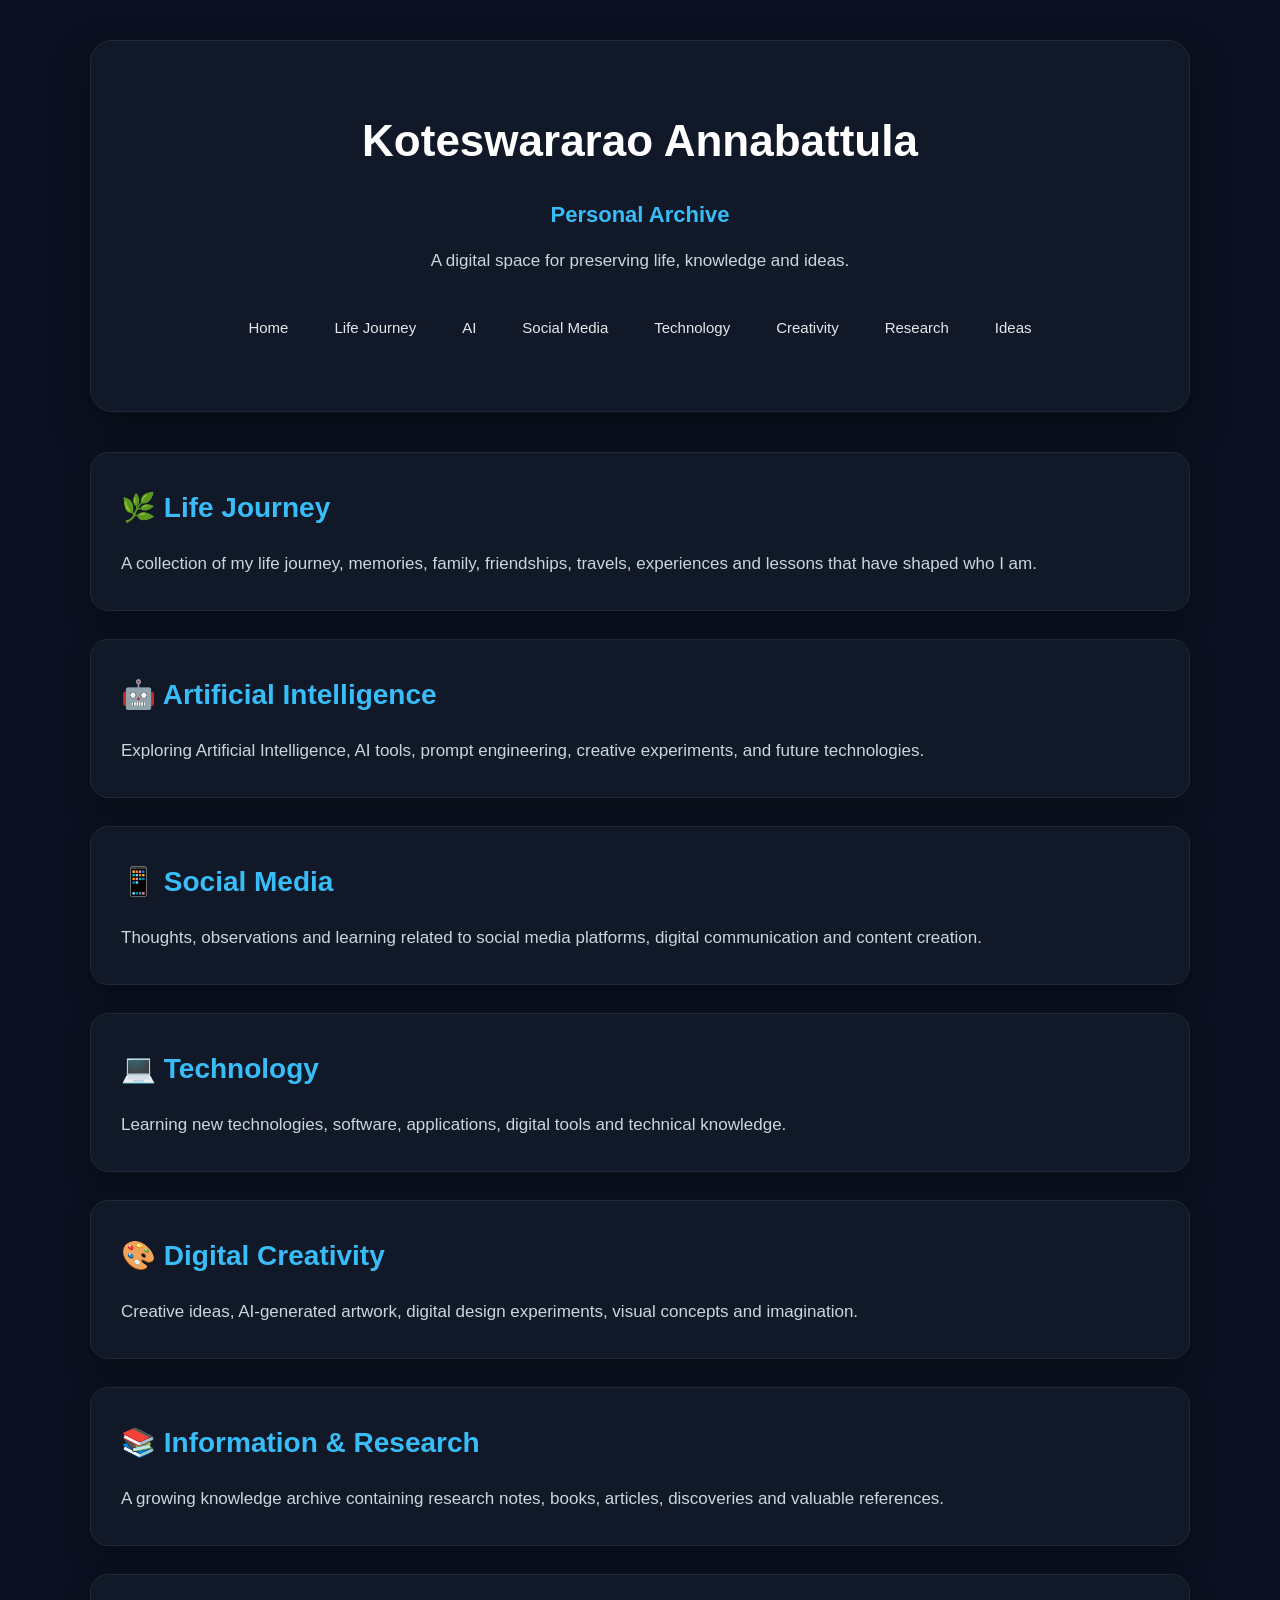
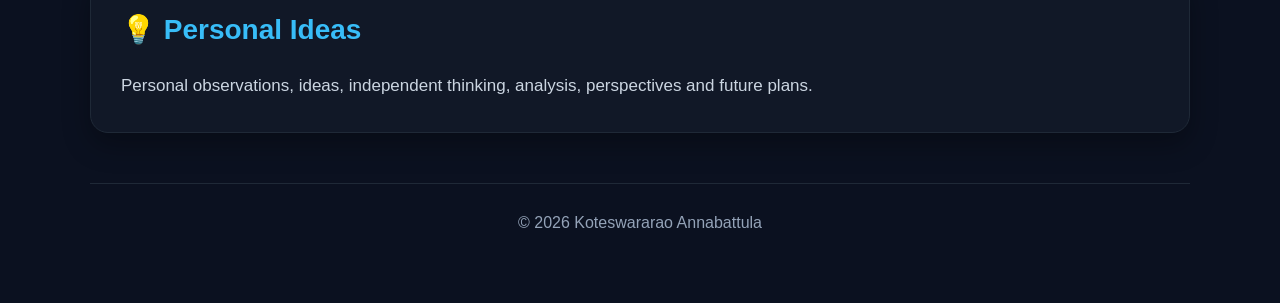
<file: index.html>
<!DOCTYPE html>
<html lang="en">

<head>
    <meta charset="UTF-8">
    <meta name="viewport" content="width=device-width, initial-scale=1.0">

    <title>Koteswararao Annabattula | Personal Archive</title>

    <link rel="stylesheet" href="style.css">
</head>

<body>

<div class="container">

    <header>
        <h1>Koteswararao Annabattula</h1>

        <p class="subtitle">
            Personal Archive
        </p>

        <p class="tagline">
            A digital space for preserving life, knowledge and ideas.
        </p>

        <nav>
            <a href="index.html">Home</a>
            <a href="life-journey.html">Life Journey</a>
            <a href="ai.html">AI</a>
            <a href="social-media.html">Social Media</a>
            <a href="technology.html">Technology</a>
            <a href="creativity.html">Creativity</a>
            <a href="research.html">Research</a>
            <a href="ideas.html">Ideas</a>
        </nav>
    </header>

    <section class="section">
        <h2>🌿 Life Journey</h2>

        <p>
            A collection of my life journey, memories, family,
            friendships, travels, experiences and lessons that
            have shaped who I am.
        </p>
    </section>

    <section class="section">
        <h2>🤖 Artificial Intelligence</h2>

        <p>
            Exploring Artificial Intelligence, AI tools,
            prompt engineering, creative experiments,
            and future technologies.
        </p>
    </section>

    <section class="section">
        <h2>📱 Social Media</h2>

        <p>
            Thoughts, observations and learning related
            to social media platforms, digital communication
            and content creation.
        </p>
    </section>

    <section class="section">
        <h2>💻 Technology</h2>

        <p>
            Learning new technologies, software,
            applications, digital tools and
            technical knowledge.
        </p>
    </section>

    <section class="section">
        <h2>🎨 Digital Creativity</h2>

        <p>
            Creative ideas, AI-generated artwork,
            digital design experiments,
            visual concepts and imagination.
        </p>
    </section>

    <section class="section">
        <h2>📚 Information & Research</h2>

        <p>
            A growing knowledge archive containing
            research notes, books, articles,
            discoveries and valuable references.
        </p>
    </section>

    <section class="section">
        <h2>💡 Personal Ideas</h2>

        <p>
            Personal observations, ideas,
            independent thinking, analysis,
            perspectives and future plans.
        </p>
    </section>

    <footer class="footer">
        <p>
            © 2026 Koteswararao Annabattula
</file>
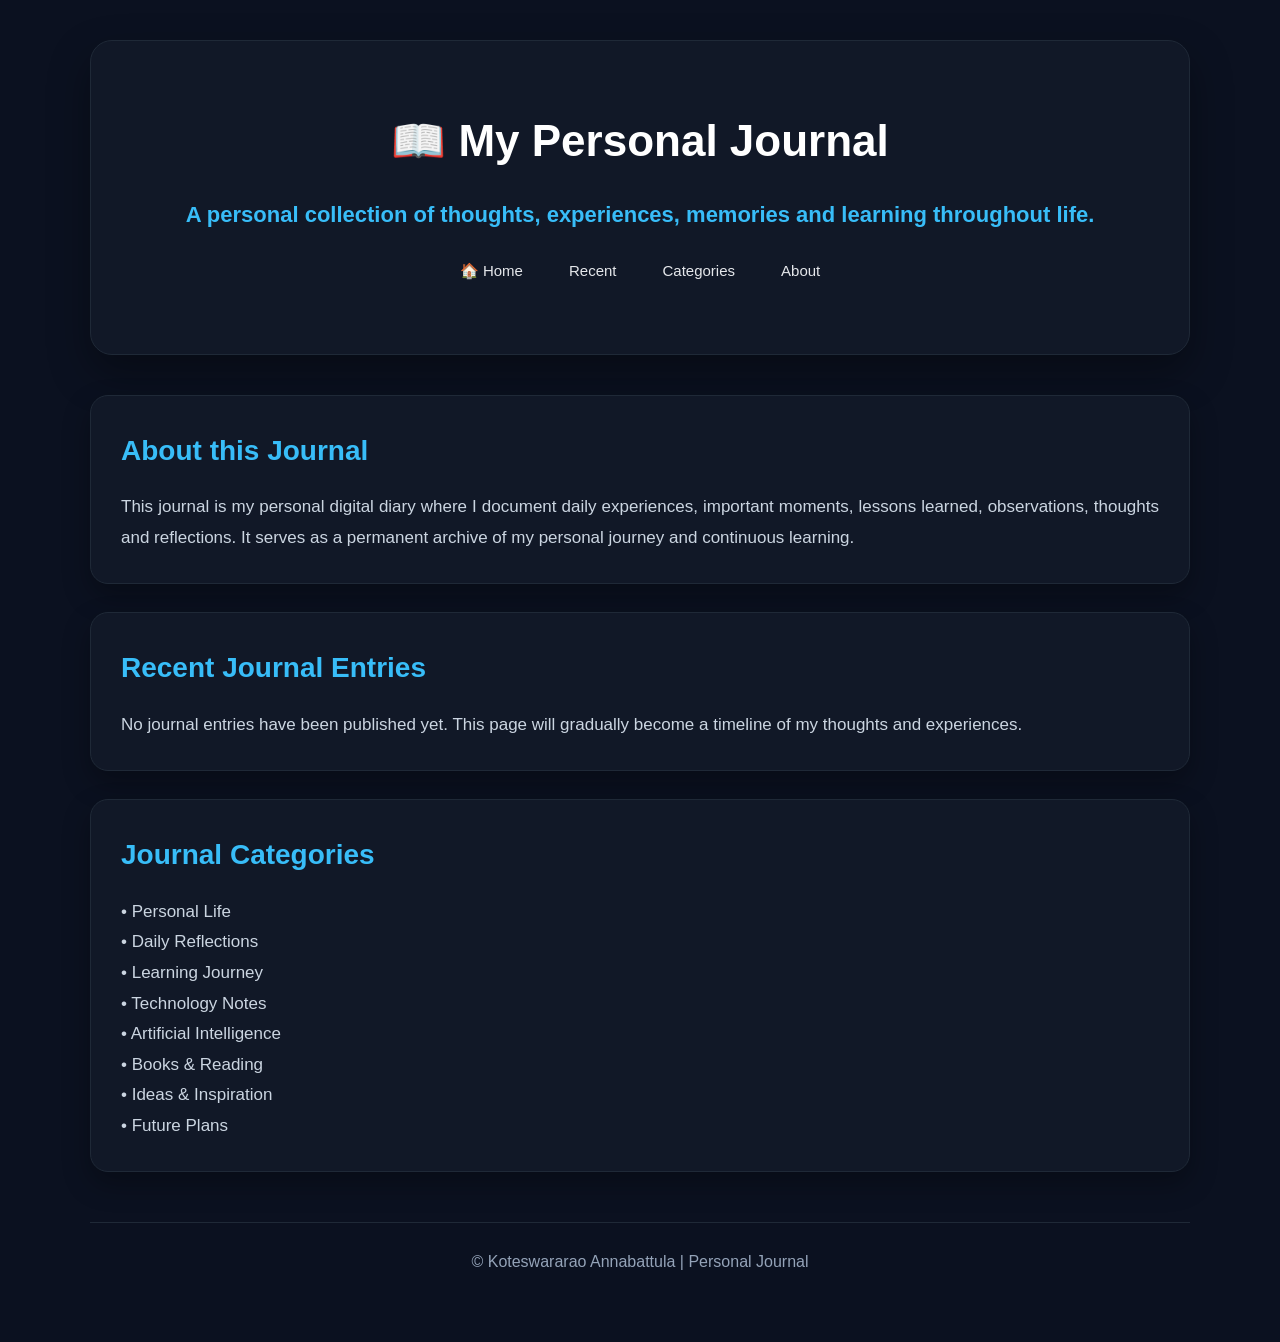
<file: Journal.html>
<!DOCTYPE html>
<html lang="en">

<head>
    <meta charset="UTF-8">
    <meta name="viewport" content="width=device-width, initial-scale=1.0">

    <title>Journal | Koteswararao Annabattula</title>

    <link rel="stylesheet" href="style.css">
</head>

<body>

<div class="container">

<header>

    <h1>📖 My Personal Journal</h1>

    <p class="subtitle">
        A personal collection of thoughts, experiences, memories and learning throughout life.
    </p>

    <nav>
        <a href="index.html">🏠 Home</a>
        <a href="#recent">Recent</a>
        <a href="#categories">Categories</a>
        <a href="#about">About</a>
    </nav>

</header>


<section class="section" id="about">

<h2>About this Journal</h2>

<p>
This journal is my personal digital diary where I document daily experiences,
important moments, lessons learned, observations, thoughts and reflections.
It serves as a permanent archive of my personal journey and continuous learning.
</p>

</section>


<section class="section" id="recent">

<h2>Recent Journal Entries</h2>

<p>
No journal entries have been published yet.
This page will gradually become a timeline of my thoughts and experiences.
</p>

</section>


<section class="section" id="categories">

<h2>Journal Categories</h2>

<p>

• Personal Life<br>
• Daily Reflections<br>
• Learning Journey<br>
• Technology Notes<br>
• Artificial Intelligence<br>
• Books & Reading<br>
• Ideas & Inspiration<br>
• Future Plans

</p>

</section>


<footer class="footer">

<p>

© Koteswararao Annabattula | Personal Journal

</p>

</footer>

</div>

</body>

</html>
</file>
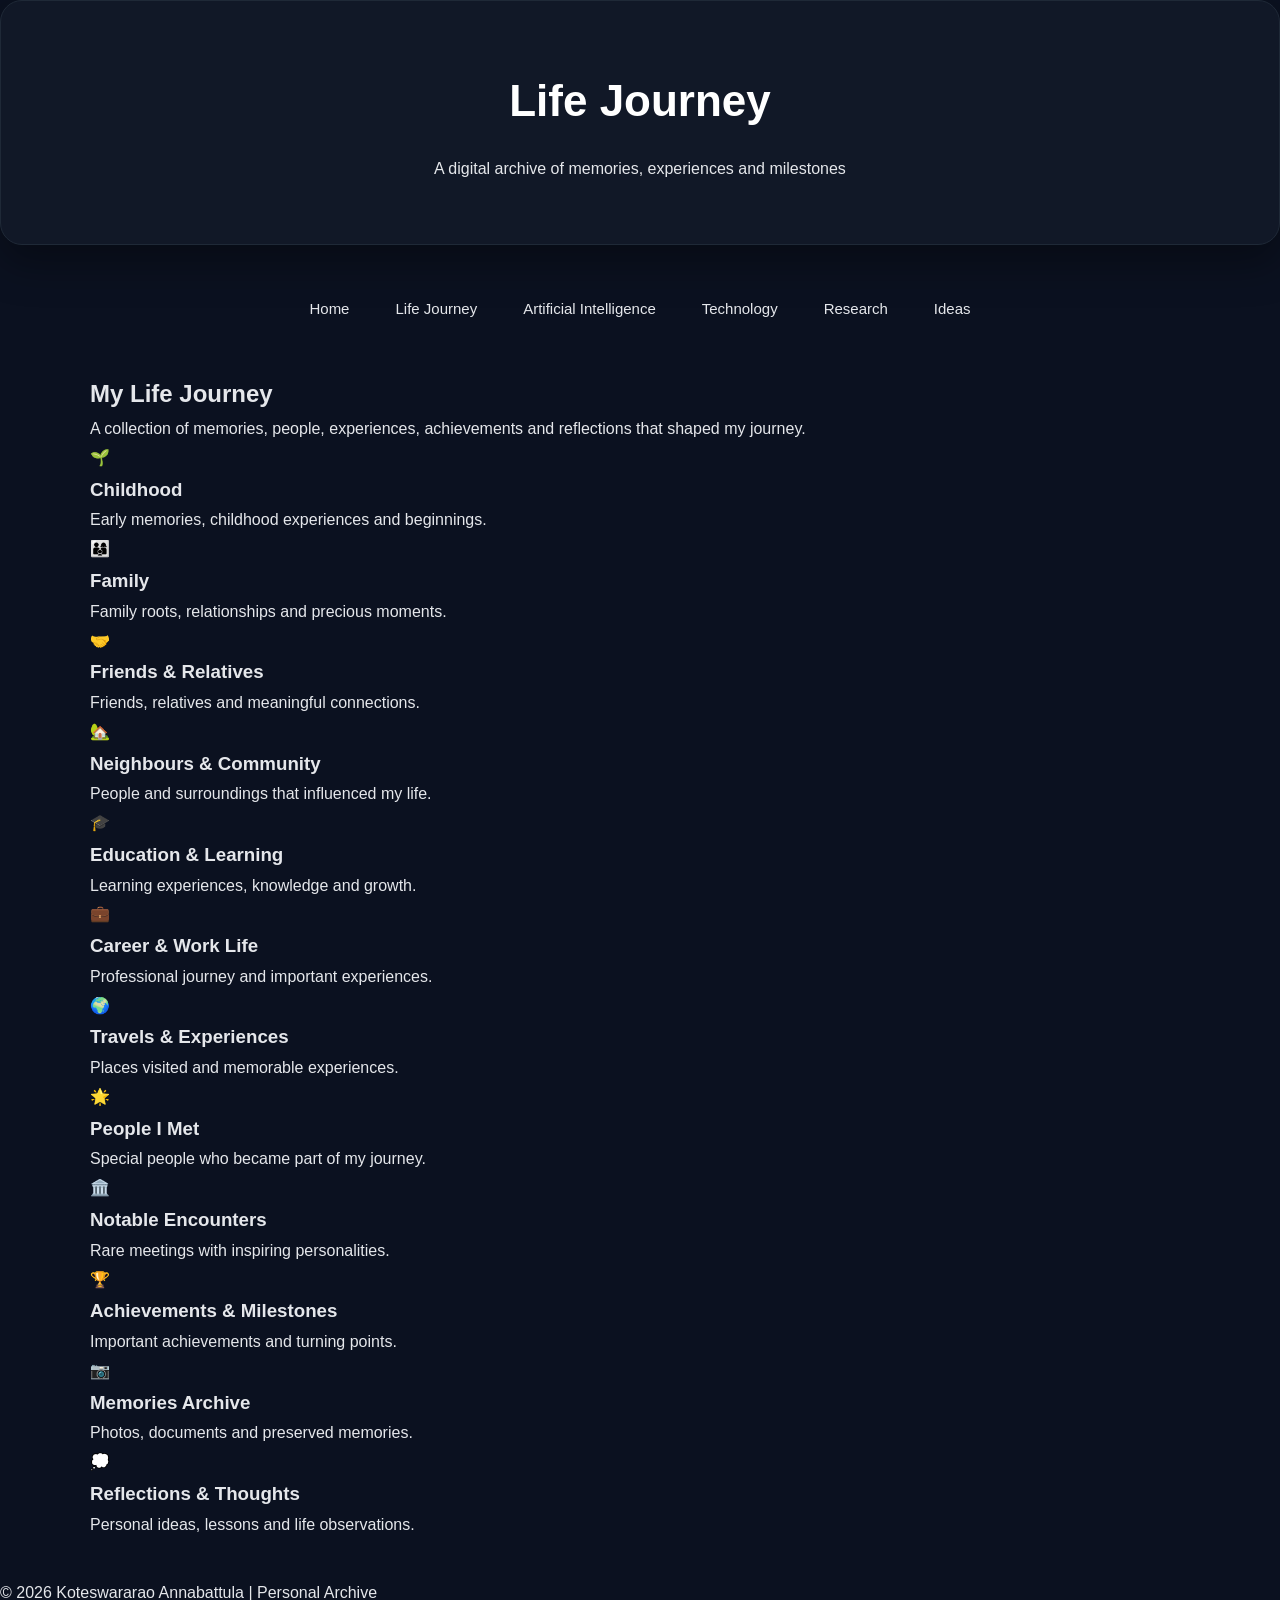
<file: life-journey.html>
<!DOCTYPE html>
<html lang="en">

<head>
    <meta charset="UTF-8">
    <meta name="viewport" content="width=device-width, initial-scale=1.0">

    <title>Life Journey | Personal Archive</title>

    <link rel="stylesheet" href="style.css">
</head>

<body>

<header>
    <h1>Life Journey</h1>
    <p>A digital archive of memories, experiences and milestones</p>
</header>


<nav>
    <a href="index.html">Home</a>
    <a href="life-journey.html">Life Journey</a>
    <a href="ai.html">Artificial Intelligence</a>
    <a href="technology.html">Technology</a>
    <a href="research.html">Research</a>
    <a href="ideas.html">Ideas</a>
</nav>


<main class="container">

    <section class="hero">
        <h2>My Life Journey</h2>
        <p>
            A collection of memories, people, experiences,
            achievements and reflections that shaped my journey.
        </p>
    </section>


    <section class="cards">


        <div class="card">
            <div class="icon">🌱</div>
            <h3>Childhood</h3>
            <p>Early memories, childhood experiences and beginnings.</p>
        </div>


        <div class="card">
            <div class="icon">👨‍👩‍👦</div>
            <h3>Family</h3>
            <p>Family roots, relationships and precious moments.</p>
        </div>


        <div class="card">
            <div class="icon">🤝</div>
            <h3>Friends & Relatives</h3>
            <p>Friends, relatives and meaningful connections.</p>
        </div>


        <div class="card">
            <div class="icon">🏡</div>
            <h3>Neighbours & Community</h3>
            <p>People and surroundings that influenced my life.</p>
        </div>


        <div class="card">
            <div class="icon">🎓</div>
            <h3>Education & Learning</h3>
            <p>Learning experiences, knowledge and growth.</p>
        </div>


        <div class="card">
            <div class="icon">💼</div>
            <h3>Career & Work Life</h3>
            <p>Professional journey and important experiences.</p>
        </div>


        <div class="card">
            <div class="icon">🌍</div>
            <h3>Travels & Experiences</h3>
            <p>Places visited and memorable experiences.</p>
        </div>


        <div class="card">
            <div class="icon">🌟</div>
            <h3>People I Met</h3>
            <p>Special people who became part of my journey.</p>
        </div>


        <div class="card">
            <div class="icon">🏛️</div>
            <h3>Notable Encounters</h3>
            <p>Rare meetings with inspiring personalities.</p>
        </div>


        <div class="card">
            <div class="icon">🏆</div>
            <h3>Achievements & Milestones</h3>
            <p>Important achievements and turning points.</p>
        </div>


        <div class="card">
            <div class="icon">📷</div>
            <h3>Memories Archive</h3>
            <p>Photos, documents and preserved memories.</p>
        </div>


        <div class="card">
            <div class="icon">💭</div>
            <h3>Reflections & Thoughts</h3>
            <p>Personal ideas, lessons and life observations.</p>
        </div>


    </section>

</main>


<footer>
    <p>© 2026 Koteswararao Annabattula | Personal Archive</p>
</footer>


</body>

</html>
</file>
<file: style.css>
/* ===================================================
   Koteswararao Annabattula Personal Archive
   Premium Dark Theme v3.1
=================================================== */

*{
    margin:0;
    padding:0;
    box-sizing:border-box;
}

html{
    scroll-behavior:smooth;
}

body{
    font-family:"Segoe UI",Arial,sans-serif;
    background:#0b1120;
    color:#e5e7eb;
    line-height:1.8;
}

/* Container */

.container{
    width:92%;
    max-width:1100px;
    margin:auto;
    padding:40px 0;
}

/* Hero Section */

header{
    text-align:center;
    background:#111827;
    padding:60px 35px;
    border-radius:22px;
    margin-bottom:40px;
    border:1px solid #1f2937;
    box-shadow:0 18px 40px rgba(0,0,0,.35);
}

h1{
    font-size:44px;
    color:#fff;
    margin-bottom:15px;
}

.subtitle{
    color:#38bdf8;
    font-size:22px;
    font-weight:600;
    margin-bottom:12px;
}

.tagline{
    color:#cbd5e1;
    font-size:17px;
    line-height:1.6;
    margin-bottom:30px;
}

/* Navigation */

nav{
    display:flex;
    justify-content:center;
    flex-wrap:wrap;
    gap:14px;
}

nav a{
    color:#e5e7eb;
    text-decoration:none;
    padding:10px 16px;
    border-radius:10px;
    transition:all .3s ease;
    font-size:15px;
}

nav a:hover{
    background:#38bdf8;
    color:#08111f;
    transform:translateY(-2px);
}

/* Sections */

.section{
    background:#111827;
    border:1px solid #1f2937;
    border-radius:18px;
    padding:30px;
    margin-bottom:28px;
    box-shadow:0 12px 28px rgba(0,0,0,.30);
    transition:all .3s ease;
}

.section:hover{
    transform:translateY(-6px);
    border-color:#38bdf8;
    box-shadow:0 18px 40px rgba(56,189,248,.18);
}

.section h2{
    color:#38bdf8;
    font-size:28px;
    margin-bottom:16px;
}

.section p{
    color:#cbd5e1;
    font-size:17px;
    text-align:justify;
}

/* Footer */

.footer{
    text-align:center;
    margin-top:50px;
    padding:25px;
    color:#94a3b8;
    border-top:1px solid #1f2937;
}

/* Scrollbar */

::-webkit-scrollbar{
    width:10px;
}

::-webkit-scrollbar-track{
    background:#0b1120;
}

::-webkit-scrollbar-thumb{
    background:#334155;
    border-radius:20px;
}

::-webkit-scrollbar-thumb:hover{
    background:#38bdf8;
}

/* Mobile */

@media (max-width:768px){

    .container{
        width:94%;
        padding:20px 0;
    }

    header{
        padding:40px 20px;
    }

    h1{
        font-size:30px;
    }

    .subtitle{
        font-size:18px;
    }

    .tagline{
        font-size:15px;
        margin-bottom:25px;
    }

    nav{
        gap:10px;
    }

    nav a{
        font-size:14px;
        padding:8px 12px;
    }

    .section{
        padding:22px;
    }

    .section h2{
        font-size:22px;
    }

    .section p{
        font-size:16px;
        text-align:left;
    }
}
</file>
